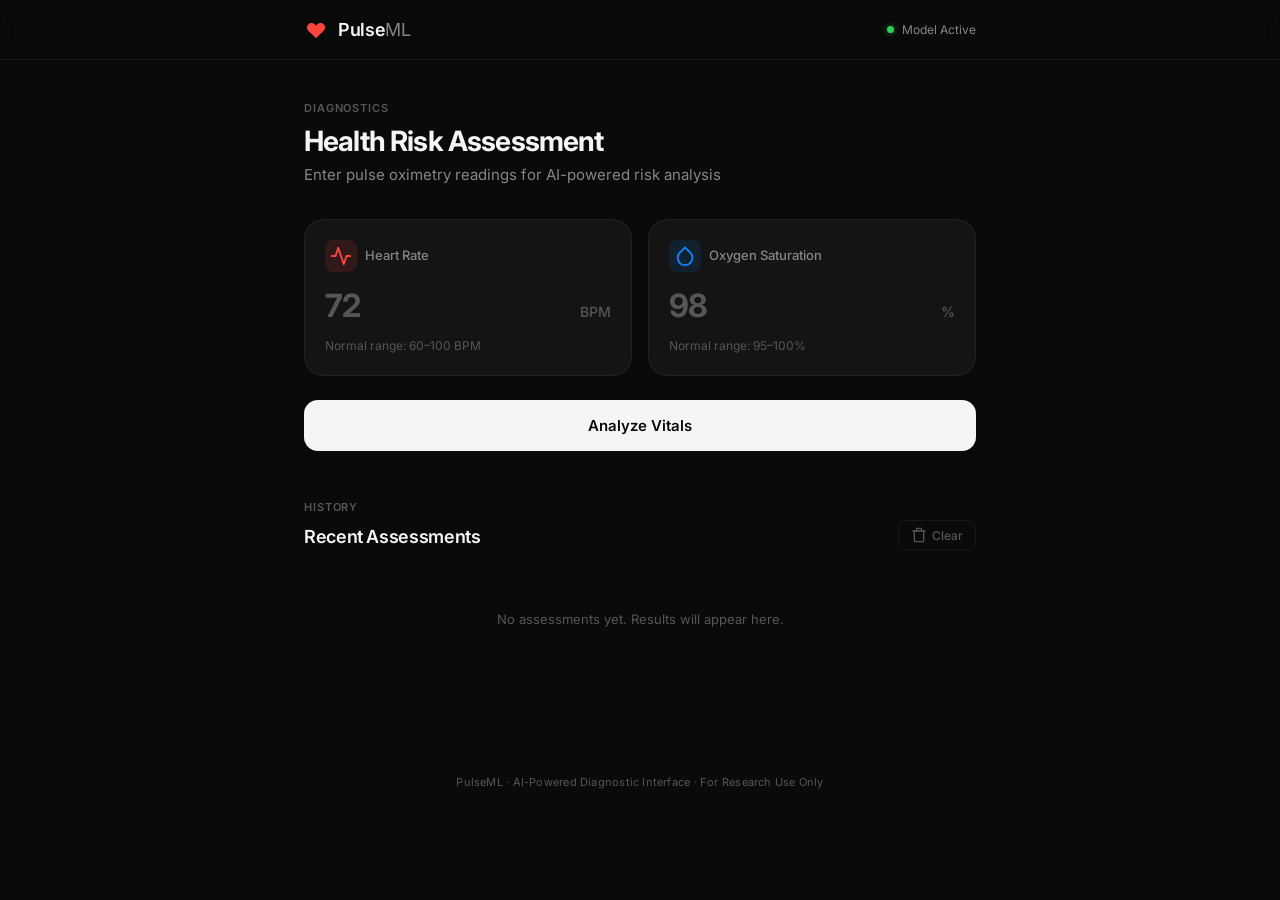
<file: templates/index.html>
<!DOCTYPE html>
<html lang="en">
<head>
    <meta charset="UTF-8" />
    <meta name="viewport" content="width=device-width, initial-scale=1.0" />
    <meta name="description" content="PulseML — AI diagnostic interface for pulse oximetry. Predict health risk from Heart Rate and SpO2 readings." />
    <title>PulseML · AI Health Risk Predictor</title>
    <link rel="preconnect" href="https://fonts.googleapis.com" />
    <link rel="preconnect" href="https://fonts.gstatic.com" crossorigin />
    <link href="https://fonts.googleapis.com/css2?family=Inter:wght@300;400;500;600;700&display=swap" rel="stylesheet" />
    <link rel="stylesheet" href="/static/style.css" />
</head>
<body>
    <!-- ───── Top Bar ───── -->
    <header id="app-header">
        <div class="header-inner">
            <div class="brand">
                <div class="brand-icon" aria-hidden="true">
                    <svg width="24" height="24" viewBox="0 0 24 24" fill="none">
                        <path d="M3.343 7.778a4.5 4.5 0 0 1 7.339-1.46L12 7.636l1.318-1.318a4.5 4.5 0 0 1 6.364 6.364L12 20.364l-7.682-7.682a4.5 4.5 0 0 1-.975-4.904Z" fill="currentColor"/>
                    </svg>
                </div>
                <span class="brand-name">Pulse<span class="brand-accent">ML</span></span>
            </div>
            <div class="header-status">
                <span class="status-dot"></span>
                <span class="status-text">Model Active</span>
            </div>
        </div>
    </header>

    <main id="app-main">
        <!-- ───── Hero / Input Section ───── -->
        <section class="input-section" id="input-section">
            <div class="section-label">Diagnostics</div>
            <h1 id="page-title">Health Risk Assessment</h1>
            <p class="subtitle">Enter pulse oximetry readings for AI-powered risk analysis</p>

            <form id="predict-form" autocomplete="off">
                <div class="input-grid">
                    <div class="input-card" id="input-card-bpm">
                        <label for="input-bpm">
                            <span class="input-icon bpm-icon">
                                <svg width="22" height="22" viewBox="0 0 24 24" fill="none" stroke="currentColor" stroke-width="2" stroke-linecap="round" stroke-linejoin="round">
                                    <polyline points="22 12 18 12 15 21 9 3 6 12 2 12"/>
                                </svg>
                            </span>
                            Heart Rate
                        </label>
                        <div class="input-wrapper">
                            <input type="number" id="input-bpm" name="bpm" placeholder="72" min="0" max="400" step="1" required />
                            <span class="input-unit">BPM</span>
                        </div>
                        <span class="input-hint">Normal range: 60–100 BPM</span>
                    </div>

                    <div class="input-card" id="input-card-spo2">
                        <label for="input-spo2">
                            <span class="input-icon spo2-icon">
                                <svg width="22" height="22" viewBox="0 0 24 24" fill="none" stroke="currentColor" stroke-width="2" stroke-linecap="round" stroke-linejoin="round">
                                    <path d="M12 2.69l5.66 5.66a8 8 0 1 1-11.31 0z"/>
                                </svg>
                            </span>
                            Oxygen Saturation
                        </label>
                        <div class="input-wrapper">
                            <input type="number" id="input-spo2" name="spo2" placeholder="98" min="0" max="110" step="0.1" required />
                            <span class="input-unit">%</span>
                        </div>
                        <span class="input-hint">Normal range: 95–100%</span>
                    </div>
                </div>

                <button type="submit" id="predict-btn" class="predict-btn">
                    <span class="btn-text">Analyze Vitals</span>
                    <span class="btn-loader" aria-hidden="true">
                        <svg width="20" height="20" viewBox="0 0 24 24">
                            <circle cx="12" cy="12" r="10" stroke="currentColor" stroke-width="2.5" fill="none" stroke-dasharray="50 20" stroke-linecap="round">
                                <animateTransform attributeName="transform" type="rotate" from="0 12 12" to="360 12 12" dur="0.7s" repeatCount="indefinite"/>
                            </circle>
                        </svg>
                    </span>
                </button>
            </form>
        </section>

        <!-- ───── Result Section ───── -->
        <section class="result-section hidden" id="result-section">
            <div class="section-label">Results</div>

            <!-- Signal Warning State -->
            <div class="signal-warning hidden" id="signal-warning">
                <div class="warning-icon">
                    <svg width="32" height="32" viewBox="0 0 24 24" fill="none" stroke="currentColor" stroke-width="2" stroke-linecap="round" stroke-linejoin="round">
                        <path d="M10.29 3.86L1.82 18a2 2 0 0 0 1.71 3h16.94a2 2 0 0 0 1.71-3L13.71 3.86a2 2 0 0 0-3.42 0z"/>
                        <line x1="12" y1="9" x2="12" y2="13"/><line x1="12" y1="17" x2="12.01" y2="17"/>
                    </svg>
                </div>
                <h2>Signal Quality Warning</h2>
                <p id="warning-text">Invalid input detected. Please check sensor placement and re-measure.</p>
            </div>

            <!-- Normal Result State -->
            <div class="result-content" id="result-content">
                <div class="result-top-row">
                    <div class="risk-card" id="risk-card">
                        <span class="risk-label-title">Risk Level</span>
                        <span class="risk-badge" id="risk-badge">Normal</span>
                    </div>
                    <div class="confidence-card" id="confidence-card">
                        <span class="confidence-title">AI Confidence</span>
                        <div class="confidence-ring-wrapper">
                            <svg class="confidence-ring" viewBox="0 0 120 120">
                                <circle class="ring-bg" cx="60" cy="60" r="52" />
                                <circle class="ring-fill" id="ring-fill" cx="60" cy="60" r="52" />
                            </svg>
                            <span class="confidence-value" id="confidence-value">0%</span>
                        </div>
                    </div>
                </div>

                <div class="vitals-summary" id="vitals-summary">
                    <div class="vital-chip">
                        <span class="vital-chip-label">Heart Rate</span>
                        <span class="vital-chip-value" id="result-bpm">—</span>
                    </div>
                    <div class="vital-chip">
                        <span class="vital-chip-label">SpO₂</span>
                        <span class="vital-chip-value" id="result-spo2">—</span>
                    </div>
                </div>

                <div class="advice-box" id="advice-box">
                    <div class="advice-icon" id="advice-icon">
                        <svg width="20" height="20" viewBox="0 0 24 24" fill="none" stroke="currentColor" stroke-width="2" stroke-linecap="round" stroke-linejoin="round">
                            <circle cx="12" cy="12" r="10"/><line x1="12" y1="16" x2="12" y2="12"/><line x1="12" y1="8" x2="12.01" y2="8"/>
                        </svg>
                    </div>
                    <p id="advice-text">Vitals are stable. Continue regular monitoring.</p>
                </div>
            </div>
        </section>

        <!-- ───── History Section ───── -->
        <section class="history-section" id="history-section">
            <div class="history-header">
                <div>
                    <div class="section-label">History</div>
                    <h2 class="history-title">Recent Assessments</h2>
                </div>
                <button class="clear-history-btn" id="clear-history-btn" title="Clear history">
                    <svg width="16" height="16" viewBox="0 0 24 24" fill="none" stroke="currentColor" stroke-width="2" stroke-linecap="round" stroke-linejoin="round">
                        <polyline points="3 6 5 6 21 6"/><path d="M19 6v14a2 2 0 0 1-2 2H7a2 2 0 0 1-2-2V6m3 0V4a2 2 0 0 1 2-2h4a2 2 0 0 1 2 2v2"/>
                    </svg>
                    Clear
                </button>
            </div>
            <div class="history-list" id="history-list">
                <div class="history-empty" id="history-empty">
                    <p>No assessments yet. Results will appear here.</p>
                </div>
            </div>
        </section>
    </main>

    <!-- ───── Hospital Finder Modal ───── -->
    <div class="modal-overlay hidden" id="hospital-modal">
        <div class="modal-card" id="modal-card">
            <!-- Close button -->
            <button class="modal-close" id="modal-close" aria-label="Close">
                <svg width="18" height="18" viewBox="0 0 24 24" fill="none" stroke="currentColor" stroke-width="2" stroke-linecap="round" stroke-linejoin="round">
                    <line x1="18" y1="6" x2="6" y2="18"/><line x1="6" y1="6" x2="18" y2="18"/>
                </svg>
            </button>

            <!-- State 1: Prompt -->
            <div class="modal-state" id="modal-prompt">
                <div class="modal-icon modal-icon-emergency">
                    <svg width="28" height="28" viewBox="0 0 24 24" fill="none" stroke="currentColor" stroke-width="2" stroke-linecap="round" stroke-linejoin="round">
                        <path d="M22 12h-4l-3 9L9 3l-3 9H2"/>
                    </svg>
                </div>
                <h2>Emergency Detected</h2>
                <p class="modal-desc">Your vitals indicate a high-risk condition. Would you like to find the nearest hospitals?</p>
                <div class="modal-actions">
                    <button class="modal-btn modal-btn-primary" id="modal-yes">Find Nearby Hospitals</button>
                    <button class="modal-btn modal-btn-secondary" id="modal-no">Not Now</button>
                </div>
            </div>

            <!-- State 2: Locating -->
            <div class="modal-state hidden" id="modal-locating">
                <div class="modal-spinner">
                    <svg width="40" height="40" viewBox="0 0 24 24">
                        <circle cx="12" cy="12" r="10" stroke="currentColor" stroke-width="2" fill="none" stroke-dasharray="50 20" stroke-linecap="round" opacity="0.3">
                            <animateTransform attributeName="transform" type="rotate" from="0 12 12" to="360 12 12" dur="0.8s" repeatCount="indefinite"/>
                        </circle>
                    </svg>
                </div>
                <h2>Detecting Location</h2>
                <p class="modal-desc">Please allow location access in your browser...</p>
            </div>

            <!-- State 3: Manual Location Input -->
            <div class="modal-state hidden" id="modal-manual">
                <div class="modal-icon modal-icon-location">
                    <svg width="28" height="28" viewBox="0 0 24 24" fill="none" stroke="currentColor" stroke-width="2" stroke-linecap="round" stroke-linejoin="round">
                        <path d="M21 10c0 7-9 13-9 13s-9-6-9-13a9 9 0 0 1 18 0z"/>
                        <circle cx="12" cy="10" r="3"/>
                    </svg>
                </div>
                <h2>Enter Your Location</h2>
                <p class="modal-desc">Location access was denied. Enter your city or address to search for nearby hospitals.</p>
                <div class="manual-input-row">
                    <input type="text" id="manual-location" class="manual-input" placeholder="e.g. New Delhi, India" />
                    <button class="modal-btn modal-btn-primary modal-btn-search" id="manual-search-btn">Search</button>
                </div>
                <p class="modal-error hidden" id="manual-error">Could not find that location. Please try a more specific address.</p>
            </div>

            <!-- State 4: Loading hospitals -->
            <div class="modal-state hidden" id="modal-searching">
                <div class="modal-spinner">
                    <svg width="40" height="40" viewBox="0 0 24 24">
                        <circle cx="12" cy="12" r="10" stroke="currentColor" stroke-width="2" fill="none" stroke-dasharray="50 20" stroke-linecap="round" opacity="0.3">
                            <animateTransform attributeName="transform" type="rotate" from="0 12 12" to="360 12 12" dur="0.8s" repeatCount="indefinite"/>
                        </circle>
                    </svg>
                </div>
                <h2>Searching Hospitals</h2>
                <p class="modal-desc">Finding the closest hospitals to your location...</p>
            </div>

            <!-- State 5: Results -->
            <div class="modal-state hidden" id="modal-results">
                <h2>Nearest Hospitals</h2>
                <p class="modal-desc modal-results-subtitle">Top 3 hospitals closest to your location</p>
                <div class="hospital-list" id="hospital-list">
                    <!-- Dynamically populated -->
                </div>

                <!-- Emergency Call Bar -->
                <div class="emergency-bar">
                    <div class="emergency-info">
                        <span class="emergency-label">Emergency Helpline</span>
                        <span class="emergency-number">112</span>
                    </div>
                    <a href="tel:112" class="modal-btn modal-btn-danger" id="call-112-btn">
                        <svg width="16" height="16" viewBox="0 0 24 24" fill="none" stroke="currentColor" stroke-width="2" stroke-linecap="round" stroke-linejoin="round">
                            <path d="M22 16.92v3a2 2 0 0 1-2.18 2 19.79 19.79 0 0 1-8.63-3.07 19.5 19.5 0 0 1-6-6 19.79 19.79 0 0 1-3.07-8.67A2 2 0 0 1 4.11 2h3a2 2 0 0 1 2 1.72c.127.96.361 1.903.7 2.81a2 2 0 0 1-.45 2.11L8.09 9.91a16 16 0 0 0 6 6l1.27-1.27a2 2 0 0 1 2.11-.45c.907.339 1.85.573 2.81.7A2 2 0 0 1 22 16.92z"/>
                        </svg>
                        Call 112
                    </a>
                </div>
            </div>

            <!-- State 6: No results -->
            <div class="modal-state hidden" id="modal-no-results">
                <div class="modal-icon modal-icon-location">
                    <svg width="28" height="28" viewBox="0 0 24 24" fill="none" stroke="currentColor" stroke-width="2" stroke-linecap="round" stroke-linejoin="round">
                        <circle cx="12" cy="12" r="10"/><line x1="15" y1="9" x2="9" y2="15"/><line x1="9" y1="9" x2="15" y2="15"/>
                    </svg>
                </div>
                <h2>No Hospitals Found</h2>
                <p class="modal-desc">No hospitals were found near your location. Please call emergency services immediately.</p>
                <a href="tel:112" class="modal-btn modal-btn-danger modal-btn-full">
                    <svg width="16" height="16" viewBox="0 0 24 24" fill="none" stroke="currentColor" stroke-width="2" stroke-linecap="round" stroke-linejoin="round">
                        <path d="M22 16.92v3a2 2 0 0 1-2.18 2 19.79 19.79 0 0 1-8.63-3.07 19.5 19.5 0 0 1-6-6 19.79 19.79 0 0 1-3.07-8.67A2 2 0 0 1 4.11 2h3a2 2 0 0 1 2 1.72c.127.96.361 1.903.7 2.81a2 2 0 0 1-.45 2.11L8.09 9.91a16 16 0 0 0 6 6l1.27-1.27a2 2 0 0 1 2.11-.45c.907.339 1.85.573 2.81.7A2 2 0 0 1 22 16.92z"/>
                    </svg>
                    Call Emergency Services (112)
                </a>
            </div>
        </div>
    </div>

    <footer id="app-footer">
        <p>PulseML · AI-Powered Diagnostic Interface · For Research Use Only</p>
    </footer>

    <script src="/static/script.js"></script>
</body>
</html>
</file>
<file: static/style.css>
/* ═══════════════════════════════════════════════════════════════════════════
   PulseML — Design System
   Premium medical-grade dark UI inspired by Apple Health / Google Fit
   ═══════════════════════════════════════════════════════════════════════════ */

/* ── Reset & Base ───────────────────────────────────────────────────────── */
*,
*::before,
*::after {
    margin: 0;
    padding: 0;
    box-sizing: border-box;
}

:root {
    /* Surface palette */
    --bg:            #0a0a0a;
    --surface-1:     #141414;
    --surface-2:     #1c1c1e;
    --surface-3:     #2c2c2e;
    --border:        rgba(255, 255, 255, 0.06);
    --border-focus:  rgba(255, 255, 255, 0.15);

    /* Text palette */
    --text-primary:   #f5f5f7;
    --text-secondary: #868689;
    --text-tertiary:  #56565a;

    /* Semantic colors */
    --accent:   #0a84ff;
    --green:    #30d158;
    --yellow:   #ffd60a;
    --orange:   #ff9f0a;
    --red:      #ff453a;
    --grey:     #636366;

    /* Sizing */
    --radius-sm:  8px;
    --radius-md:  14px;
    --radius-lg:  20px;
    --radius-xl:  28px;

    /* Motion */
    --ease-out: cubic-bezier(0.25, 1, 0.5, 1);
    --ease-spring: cubic-bezier(0.34, 1.56, 0.64, 1);
}

html {
    font-size: 16px;
    -webkit-font-smoothing: antialiased;
    -moz-osx-font-smoothing: grayscale;
}

body {
    font-family: 'Inter', -apple-system, BlinkMacSystemFont, 'Segoe UI', Roboto, sans-serif;
    background: var(--bg);
    color: var(--text-primary);
    line-height: 1.5;
    min-height: 100vh;
    overflow-x: hidden;
}

/* ── Header ─────────────────────────────────────────────────────────────── */
#app-header {
    position: sticky;
    top: 0;
    z-index: 100;
    background: rgba(10, 10, 10, 0.8);
    backdrop-filter: blur(20px);
    -webkit-backdrop-filter: blur(20px);
    border-bottom: 1px solid var(--border);
}

.header-inner {
    max-width: 720px;
    margin: 0 auto;
    padding: 16px 24px;
    display: flex;
    align-items: center;
    justify-content: space-between;
}

.brand {
    display: flex;
    align-items: center;
    gap: 10px;
}

.brand-icon {
    color: var(--red);
    display: flex;
    animation: pulse-icon 2s ease-in-out infinite;
}

@keyframes pulse-icon {
    0%, 100% { transform: scale(1); }
    50%      { transform: scale(1.15); }
}

.brand-name {
    font-size: 1.125rem;
    font-weight: 600;
    letter-spacing: -0.02em;
}

.brand-accent {
    color: var(--text-secondary);
    font-weight: 400;
}

.header-status {
    display: flex;
    align-items: center;
    gap: 8px;
    font-size: 0.75rem;
    color: var(--text-secondary);
}

.status-dot {
    width: 7px;
    height: 7px;
    border-radius: 50%;
    background: var(--green);
    box-shadow: 0 0 6px rgba(48, 209, 88, 0.6);
    animation: blink-dot 2.5s ease-in-out infinite;
}

@keyframes blink-dot {
    0%, 100% { opacity: 1; }
    50%      { opacity: 0.35; }
}

/* ── Main ───────────────────────────────────────────────────────────────── */
#app-main {
    max-width: 720px;
    margin: 0 auto;
    padding: 40px 24px 80px;
    display: flex;
    flex-direction: column;
    gap: 48px;
}

/* ── Section Label ──────────────────────────────────────────────────────── */
.section-label {
    font-size: 0.6875rem;
    font-weight: 600;
    text-transform: uppercase;
    letter-spacing: 0.08em;
    color: var(--text-tertiary);
    margin-bottom: 8px;
}

/* ── Input Section ──────────────────────────────────────────────────────── */
.input-section h1 {
    font-size: 1.75rem;
    font-weight: 700;
    letter-spacing: -0.03em;
    line-height: 1.2;
}

.subtitle {
    color: var(--text-secondary);
    font-size: 0.9375rem;
    margin-top: 6px;
    margin-bottom: 32px;
}

.input-grid {
    display: grid;
    grid-template-columns: 1fr 1fr;
    gap: 16px;
    margin-bottom: 24px;
}

.input-card {
    background: var(--surface-1);
    border: 1px solid var(--border);
    border-radius: var(--radius-lg);
    padding: 20px;
    transition: border-color 0.25s var(--ease-out), box-shadow 0.25s var(--ease-out);
}

.input-card:focus-within {
    border-color: var(--border-focus);
    box-shadow: 0 0 0 3px rgba(255, 255, 255, 0.03);
}

.input-card label {
    display: flex;
    align-items: center;
    gap: 8px;
    font-size: 0.8125rem;
    font-weight: 500;
    color: var(--text-secondary);
    margin-bottom: 14px;
}

.input-icon {
    display: flex;
    align-items: center;
    justify-content: center;
    width: 32px;
    height: 32px;
    border-radius: var(--radius-sm);
    flex-shrink: 0;
}

.bpm-icon {
    background: rgba(255, 69, 58, 0.12);
    color: var(--red);
}

.spo2-icon {
    background: rgba(10, 132, 255, 0.12);
    color: var(--accent);
}

.input-wrapper {
    display: flex;
    align-items: baseline;
    gap: 6px;
}

.input-wrapper input {
    width: 100%;
    background: transparent;
    border: none;
    outline: none;
    font-family: inherit;
    font-size: 2rem;
    font-weight: 700;
    color: var(--text-primary);
    letter-spacing: -0.03em;
    caret-color: var(--accent);
}

.input-wrapper input::placeholder {
    color: var(--text-tertiary);
}

/* Remove spinner arrows from number inputs */
.input-wrapper input::-webkit-outer-spin-button,
.input-wrapper input::-webkit-inner-spin-button {
    -webkit-appearance: none;
    margin: 0;
}
.input-wrapper input[type="number"] {
    -moz-appearance: textfield;
}

.input-unit {
    font-size: 0.875rem;
    font-weight: 500;
    color: var(--text-tertiary);
    flex-shrink: 0;
}

.input-hint {
    display: block;
    margin-top: 12px;
    font-size: 0.75rem;
    color: var(--text-tertiary);
}

/* ── Predict Button ─────────────────────────────────────────────────────── */
.predict-btn {
    width: 100%;
    padding: 16px 24px;
    background: var(--text-primary);
    color: var(--bg);
    border: none;
    border-radius: var(--radius-md);
    font-family: inherit;
    font-size: 0.9375rem;
    font-weight: 600;
    cursor: pointer;
    display: flex;
    align-items: center;
    justify-content: center;
    gap: 8px;
    transition: transform 0.15s var(--ease-out), opacity 0.15s;
    position: relative;
}

.predict-btn:hover {
    opacity: 0.88;
}

.predict-btn:active {
    transform: scale(0.985);
}

.predict-btn .btn-loader {
    display: none;
}

.predict-btn.loading .btn-text {
    opacity: 0;
}

.predict-btn.loading .btn-loader {
    display: flex;
    position: absolute;
}

/* ── Result Section ─────────────────────────────────────────────────────── */
.result-section {
    animation: slide-up 0.5s var(--ease-out) both;
}

.result-section.hidden {
    display: none;
}

@keyframes slide-up {
    from {
        opacity: 0;
        transform: translateY(24px);
    }
    to {
        opacity: 1;
        transform: translateY(0);
    }
}

/* ── Signal Warning ─────────────────────────────────────────────────────── */
.signal-warning {
    background: var(--surface-1);
    border: 1px solid rgba(255, 214, 10, 0.2);
    border-radius: var(--radius-lg);
    padding: 32px;
    text-align: center;
}

.signal-warning.hidden {
    display: none;
}

.warning-icon {
    display: inline-flex;
    align-items: center;
    justify-content: center;
    width: 56px;
    height: 56px;
    border-radius: 50%;
    background: rgba(255, 214, 10, 0.1);
    color: var(--yellow);
    margin-bottom: 16px;
}

.signal-warning h2 {
    font-size: 1.125rem;
    font-weight: 600;
    margin-bottom: 8px;
}

.signal-warning p {
    color: var(--text-secondary);
    font-size: 0.875rem;
}

/* ── Result Content ─────────────────────────────────────────────────────── */
.result-content.hidden {
    display: none;
}

.result-top-row {
    display: grid;
    grid-template-columns: 1fr 1fr;
    gap: 16px;
    margin-bottom: 16px;
}

/* Risk Card */
.risk-card {
    background: var(--surface-1);
    border: 1px solid var(--border);
    border-radius: var(--radius-lg);
    padding: 24px;
    display: flex;
    flex-direction: column;
    justify-content: center;
}

.risk-label-title {
    font-size: 0.75rem;
    font-weight: 500;
    color: var(--text-tertiary);
    text-transform: uppercase;
    letter-spacing: 0.06em;
    margin-bottom: 12px;
}

.risk-badge {
    font-size: 1.5rem;
    font-weight: 700;
    letter-spacing: -0.02em;
    transition: color 0.4s var(--ease-out);
}

/* Confidence Card */
.confidence-card {
    background: var(--surface-1);
    border: 1px solid var(--border);
    border-radius: var(--radius-lg);
    padding: 24px;
    display: flex;
    flex-direction: column;
    align-items: center;
}

.confidence-title {
    font-size: 0.75rem;
    font-weight: 500;
    color: var(--text-tertiary);
    text-transform: uppercase;
    letter-spacing: 0.06em;
    margin-bottom: 12px;
    align-self: flex-start;
}

.confidence-ring-wrapper {
    position: relative;
    width: 100px;
    height: 100px;
}

.confidence-ring {
    width: 100%;
    height: 100%;
    transform: rotate(-90deg);
}

.ring-bg {
    fill: none;
    stroke: var(--surface-3);
    stroke-width: 7;
}

.ring-fill {
    fill: none;
    stroke: var(--accent);
    stroke-width: 7;
    stroke-linecap: round;
    stroke-dasharray: 326.73;
    stroke-dashoffset: 326.73;
    transition: stroke-dashoffset 1s var(--ease-out), stroke 0.4s;
}

.confidence-value {
    position: absolute;
    inset: 0;
    display: flex;
    align-items: center;
    justify-content: center;
    font-size: 1.25rem;
    font-weight: 700;
    letter-spacing: -0.03em;
}

/* Vitals Summary */
.vitals-summary {
    display: grid;
    grid-template-columns: 1fr 1fr;
    gap: 16px;
    margin-bottom: 16px;
}

.vital-chip {
    background: var(--surface-1);
    border: 1px solid var(--border);
    border-radius: var(--radius-md);
    padding: 16px 20px;
    display: flex;
    justify-content: space-between;
    align-items: center;
}

.vital-chip-label {
    font-size: 0.8125rem;
    color: var(--text-secondary);
}

.vital-chip-value {
    font-size: 1rem;
    font-weight: 600;
    font-variant-numeric: tabular-nums;
}

/* Advice Box */
.advice-box {
    background: var(--surface-1);
    border: 1px solid var(--border);
    border-radius: var(--radius-md);
    padding: 18px 20px;
    display: flex;
    gap: 12px;
    align-items: flex-start;
}

.advice-icon {
    flex-shrink: 0;
    color: var(--text-tertiary);
    margin-top: 1px;
}

.advice-box p {
    font-size: 0.875rem;
    color: var(--text-secondary);
    line-height: 1.6;
}

/* ── History Section ────────────────────────────────────────────────────── */
.history-header {
    display: flex;
    justify-content: space-between;
    align-items: flex-end;
    margin-bottom: 20px;
}

.history-title {
    font-size: 1.125rem;
    font-weight: 600;
    letter-spacing: -0.02em;
    margin-top: 2px;
}

.clear-history-btn {
    background: none;
    border: 1px solid var(--border);
    border-radius: var(--radius-sm);
    color: var(--text-tertiary);
    font-family: inherit;
    font-size: 0.75rem;
    font-weight: 500;
    padding: 6px 12px;
    cursor: pointer;
    display: flex;
    align-items: center;
    gap: 5px;
    transition: color 0.2s, border-color 0.2s;
}

.clear-history-btn:hover {
    color: var(--red);
    border-color: rgba(255, 69, 58, 0.3);
}

.history-list {
    display: flex;
    flex-direction: column;
    gap: 8px;
}

.history-empty p {
    color: var(--text-tertiary);
    font-size: 0.8125rem;
    text-align: center;
    padding: 40px 0;
}

/* History Item */
.history-item {
    background: var(--surface-1);
    border: 1px solid var(--border);
    border-radius: var(--radius-md);
    padding: 16px 20px;
    display: grid;
    grid-template-columns: auto 1fr auto;
    align-items: center;
    gap: 16px;
    animation: fade-in 0.3s var(--ease-out);
    transition: border-color 0.2s;
}

.history-item:hover {
    border-color: var(--border-focus);
}

@keyframes fade-in {
    from { opacity: 0; transform: translateY(8px); }
    to   { opacity: 1; transform: translateY(0); }
}

.history-risk-dot {
    width: 10px;
    height: 10px;
    border-radius: 50%;
    flex-shrink: 0;
}

.history-details {
    min-width: 0;
}

.history-risk-label {
    font-size: 0.875rem;
    font-weight: 600;
}

.history-vitals {
    font-size: 0.75rem;
    color: var(--text-secondary);
    margin-top: 2px;
}

.history-meta {
    text-align: right;
}

.history-confidence {
    font-size: 0.8125rem;
    font-weight: 600;
    font-variant-numeric: tabular-nums;
}

.history-time {
    font-size: 0.6875rem;
    color: var(--text-tertiary);
    margin-top: 2px;
}

/* ── Footer ─────────────────────────────────────────────────────────────── */
#app-footer {
    max-width: 720px;
    margin: 0 auto;
    padding: 24px;
    text-align: center;
}

#app-footer p {
    font-size: 0.6875rem;
    color: var(--text-tertiary);
    letter-spacing: 0.02em;
}

/* ── Responsive ─────────────────────────────────────────────────────────── */
@media (max-width: 560px) {
    .input-grid,
    .result-top-row,
    .vitals-summary {
        grid-template-columns: 1fr;
    }

    .input-section h1 {
        font-size: 1.375rem;
    }

    .header-inner {
        padding: 14px 16px;
    }

    #app-main {
        padding: 28px 16px 64px;
        gap: 36px;
    }

    .input-card {
        padding: 16px;
    }

    .input-wrapper input {
        font-size: 1.5rem;
    }
}

/* ═══════════════════════════════════════════════════════════════════════════
   Hospital Finder Modal
   ═══════════════════════════════════════════════════════════════════════════ */

/* ── Overlay ────────────────────────────────────────────────────────────── */
.modal-overlay {
    position: fixed;
    inset: 0;
    z-index: 1000;
    display: flex;
    align-items: center;
    justify-content: center;
    background: rgba(0, 0, 0, 0.65);
    backdrop-filter: blur(12px);
    -webkit-backdrop-filter: blur(12px);
    padding: 24px;
    animation: modal-fade-in 0.3s var(--ease-out);
}

.modal-overlay.hidden {
    display: none;
}

@keyframes modal-fade-in {
    from { opacity: 0; }
    to   { opacity: 1; }
}

/* ── Card ───────────────────────────────────────────────────────────────── */
.modal-card {
    position: relative;
    background: var(--surface-1);
    border: 1px solid var(--border);
    border-radius: var(--radius-xl);
    padding: 36px 32px;
    max-width: 480px;
    width: 100%;
    max-height: 85vh;
    overflow-y: auto;
    animation: modal-card-in 0.35s var(--ease-spring);
}

@keyframes modal-card-in {
    from {
        opacity: 0;
        transform: scale(0.92) translateY(16px);
    }
    to {
        opacity: 1;
        transform: scale(1) translateY(0);
    }
}

/* Scrollbar styling */
.modal-card::-webkit-scrollbar {
    width: 4px;
}
.modal-card::-webkit-scrollbar-track {
    background: transparent;
}
.modal-card::-webkit-scrollbar-thumb {
    background: var(--surface-3);
    border-radius: 2px;
}

/* ── Close Button ───────────────────────────────────────────────────────── */
.modal-close {
    position: absolute;
    top: 16px;
    right: 16px;
    background: var(--surface-2);
    border: 1px solid var(--border);
    border-radius: 50%;
    width: 32px;
    height: 32px;
    display: flex;
    align-items: center;
    justify-content: center;
    color: var(--text-tertiary);
    cursor: pointer;
    transition: color 0.2s, border-color 0.2s;
}

.modal-close:hover {
    color: var(--text-primary);
    border-color: var(--border-focus);
}

/* ── State containers ───────────────────────────────────────────────────── */
.modal-state {
    text-align: center;
}

.modal-state.hidden {
    display: none;
}

.modal-state h2 {
    font-size: 1.25rem;
    font-weight: 700;
    letter-spacing: -0.02em;
    margin-bottom: 8px;
}

.modal-desc {
    color: var(--text-secondary);
    font-size: 0.875rem;
    line-height: 1.6;
    margin-bottom: 24px;
}

.modal-results-subtitle {
    margin-bottom: 16px;
}

/* ── Modal Icons ────────────────────────────────────────────────────────── */
.modal-icon {
    display: inline-flex;
    align-items: center;
    justify-content: center;
    width: 56px;
    height: 56px;
    border-radius: 50%;
    margin-bottom: 16px;
}

.modal-icon-emergency {
    background: rgba(255, 69, 58, 0.1);
    color: var(--red);
}

.modal-icon-location {
    background: rgba(10, 132, 255, 0.1);
    color: var(--accent);
}

.modal-spinner {
    color: var(--text-tertiary);
    margin-bottom: 16px;
}

/* ── Modal Buttons ──────────────────────────────────────────────────────── */
.modal-actions {
    display: flex;
    flex-direction: column;
    gap: 10px;
}

.modal-btn {
    display: inline-flex;
    align-items: center;
    justify-content: center;
    gap: 8px;
    padding: 14px 24px;
    border: none;
    border-radius: var(--radius-md);
    font-family: inherit;
    font-size: 0.875rem;
    font-weight: 600;
    cursor: pointer;
    transition: transform 0.12s var(--ease-out), opacity 0.15s;
    text-decoration: none;
}

.modal-btn:hover {
    opacity: 0.88;
}

.modal-btn:active {
    transform: scale(0.98);
}

.modal-btn-primary {
    background: var(--text-primary);
    color: var(--bg);
}

.modal-btn-secondary {
    background: var(--surface-2);
    color: var(--text-secondary);
    border: 1px solid var(--border);
}

.modal-btn-danger {
    background: var(--red);
    color: #fff;
}

.modal-btn-full {
    width: 100%;
    margin-top: 8px;
}

/* ── Manual Location Input ──────────────────────────────────────────────── */
.manual-input-row {
    display: flex;
    gap: 10px;
    margin-bottom: 12px;
}

.manual-input {
    flex: 1;
    background: var(--surface-2);
    border: 1px solid var(--border);
    border-radius: var(--radius-md);
    padding: 12px 16px;
    font-family: inherit;
    font-size: 0.875rem;
    color: var(--text-primary);
    outline: none;
    transition: border-color 0.25s;
}

.manual-input::placeholder {
    color: var(--text-tertiary);
}

.manual-input:focus {
    border-color: var(--border-focus);
}

.modal-btn-search {
    flex-shrink: 0;
    padding: 12px 20px;
}

.modal-error {
    font-size: 0.8125rem;
    color: var(--red);
    text-align: left;
}

.modal-error.hidden {
    display: none;
}

/* ── Hospital List ──────────────────────────────────────────────────────── */
.hospital-list {
    display: flex;
    flex-direction: column;
    gap: 10px;
    margin-bottom: 16px;
    text-align: left;
}

.hospital-card {
    background: var(--surface-2);
    border: 1px solid var(--border);
    border-radius: var(--radius-md);
    padding: 16px;
    transition: border-color 0.2s;
}

.hospital-card:hover {
    border-color: var(--border-focus);
}

.hospital-rank {
    display: inline-flex;
    align-items: center;
    justify-content: center;
    width: 22px;
    height: 22px;
    border-radius: 6px;
    background: var(--surface-3);
    font-size: 0.6875rem;
    font-weight: 700;
    color: var(--text-secondary);
    margin-bottom: 8px;
}

.hospital-name {
    font-size: 0.9375rem;
    font-weight: 600;
    margin-bottom: 4px;
    line-height: 1.3;
}

.hospital-distance {
    font-size: 0.75rem;
    color: var(--text-tertiary);
    margin-bottom: 12px;
}

.hospital-actions {
    display: flex;
    gap: 8px;
    flex-wrap: wrap;
}

.hospital-action-btn {
    display: inline-flex;
    align-items: center;
    gap: 6px;
    padding: 8px 14px;
    border-radius: var(--radius-sm);
    font-family: inherit;
    font-size: 0.75rem;
    font-weight: 500;
    text-decoration: none;
    transition: background 0.15s, color 0.15s;
    border: none;
    cursor: pointer;
}

.hospital-action-maps {
    background: rgba(10, 132, 255, 0.1);
    color: var(--accent);
}

.hospital-action-maps:hover {
    background: rgba(10, 132, 255, 0.2);
}

.hospital-action-call {
    background: rgba(48, 209, 88, 0.1);
    color: var(--green);
}

.hospital-action-call:hover {
    background: rgba(48, 209, 88, 0.2);
}

/* ── Emergency Bar ──────────────────────────────────────────────────────── */
.emergency-bar {
    display: flex;
    align-items: center;
    justify-content: space-between;
    background: rgba(255, 69, 58, 0.06);
    border: 1px solid rgba(255, 69, 58, 0.15);
    border-radius: var(--radius-md);
    padding: 14px 16px;
}

.emergency-info {
    display: flex;
    flex-direction: column;
    gap: 2px;
}

.emergency-label {
    font-size: 0.6875rem;
    font-weight: 500;
    color: var(--text-tertiary);
    text-transform: uppercase;
    letter-spacing: 0.04em;
}

.emergency-number {
    font-size: 1.125rem;
    font-weight: 700;
    color: var(--red);
}

.emergency-bar .modal-btn-danger {
    padding: 10px 18px;
    font-size: 0.8125rem;
}

/* ── Modal Responsive ───────────────────────────────────────────────────── */
@media (max-width: 560px) {
    .modal-card {
        padding: 28px 20px;
        border-radius: var(--radius-lg);
    }

    .modal-state h2 {
        font-size: 1.125rem;
    }

    .manual-input-row {
        flex-direction: column;
    }

    .hospital-actions {
        flex-direction: column;
    }

    .emergency-bar {
        flex-direction: column;
        gap: 12px;
        text-align: center;
    }
}
</file>
